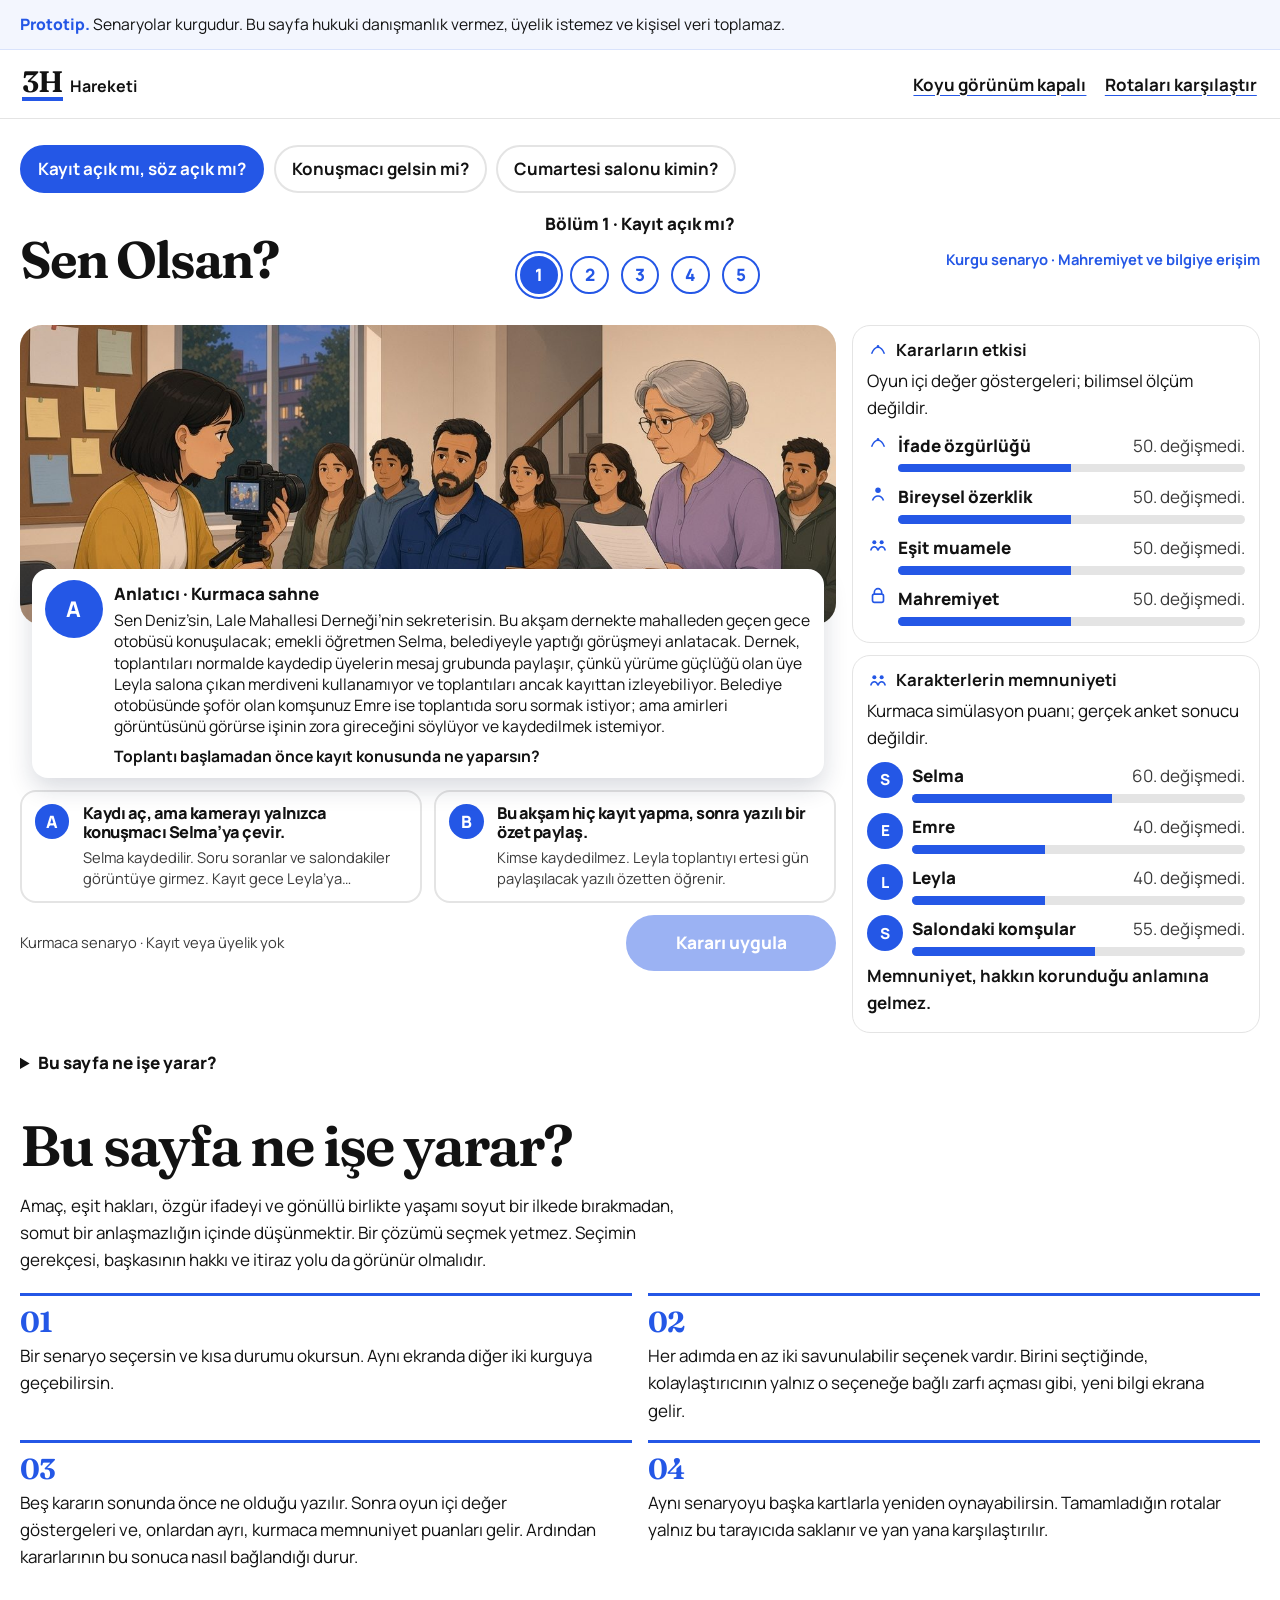
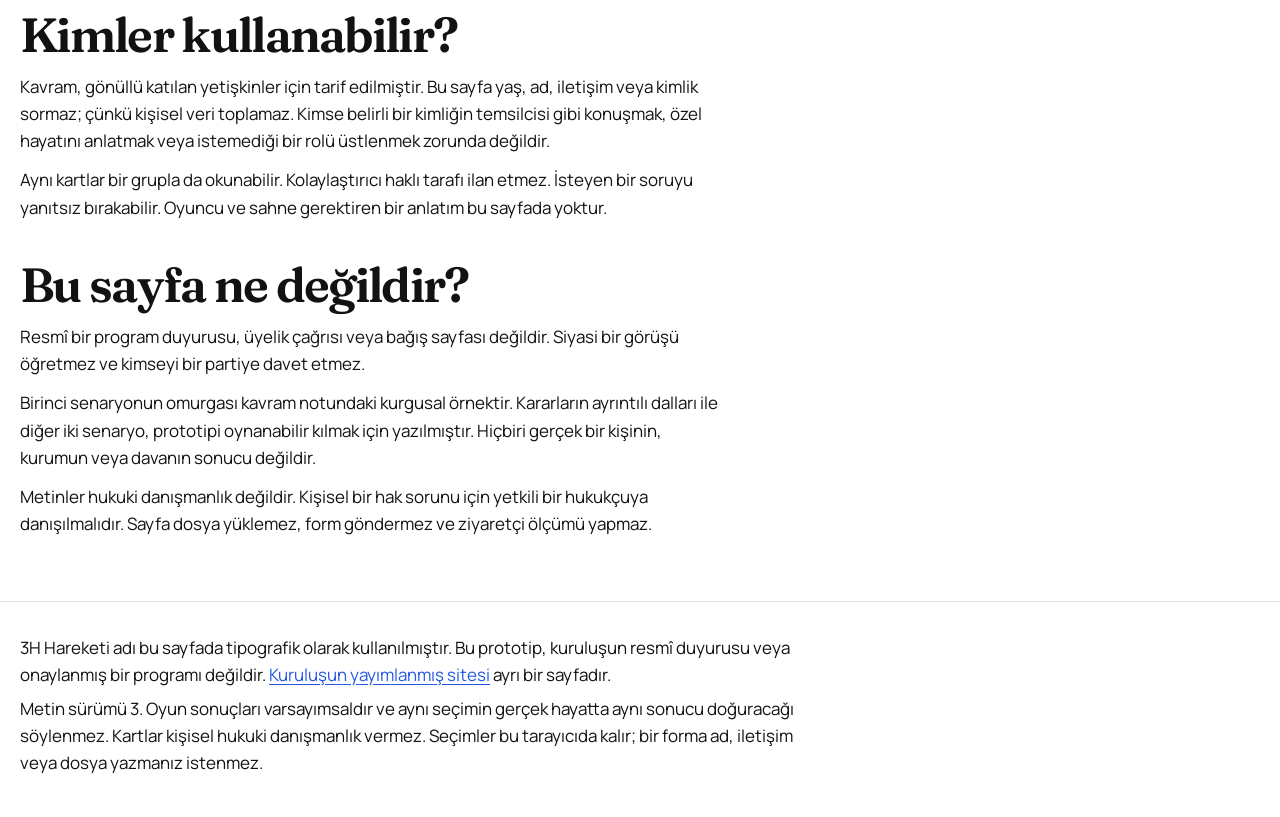
<file: index.html>
<!DOCTYPE html>
<html lang="tr">
<head>
  <meta charset="utf-8">
  <meta name="viewport" content="width=device-width, initial-scale=1">
  <meta name="color-scheme" content="light dark">
  <meta name="theme-color" content="#2457E6">
  <meta name="robots" content="noindex">
  <meta name="referrer" content="no-referrer">
  <meta http-equiv="Content-Security-Policy" content="default-src 'self'; style-src 'self'; img-src 'self' data:; font-src 'self'; script-src 'self'; connect-src 'none'; object-src 'none'; base-uri 'none'; form-action 'none'">
  <title>Sen Olsan? · 3H Hareketi prototipi</title>
  <meta name="description" content="3H Hareketi’nin Sen Olsan? kavramı için hazırlanmış kurgusal, oyuncusuz karar prototipi. Hukuki danışmanlık değildir.">
  <link rel="icon" href="assets/favicon.svg" type="image/svg+xml">
  <link rel="stylesheet" href="css/site.css">
  <script src="js/theme-init.js"></script>
</head>
<body>
  <a class="skip" href="#icerik">İçeriğe geç</a>
  <div id="live" class="sr-only" aria-live="polite"></div>
  <div id="app"></div>
  <noscript>
    <article class="fallback wrap">
      <p class="eyebrow">3H Hareketi · Prototip</p>
      <h1>Sen olsan ne yapardın?</h1>
      <p>Bu sayfa, gündelik bir hak anlaşmazlığında seçim yapıp aynı olayı başka bir yoldan denemek için hazırlanmış bir prototiptir. Olaylar kurgudur ve hukuki danışmanlık değildir.</p>
      <p>Oyunun dallanması bu tarayıcıda JavaScript ile çalışır. Sayfa bir sunucuya veri göndermez, dosya yüklemez ve üyelik istemez. JavaScript kapalıyken kartlar seçilemez.</p>
      <h2>Üç kurgu senaryo</h2>
      <p><strong>Kayıt açık mı, söz açık mı?</strong> Dernek sekreteri Deniz, evden izleyen üye Leyla’nın bilgi hakkı ile kaydedilmek istemeyen şoför Emre’nin mahremiyeti arasında karar verir.</p>
      <p><strong>Konuşmacı gelsin mi?</strong> Kulüp başkanı Ece, tartışmalı bir konuşmacının konuşma hakkı ile ona itiraz eden öğrencilerin itiraz hakkını birlikte korumaya çalışır.</p>
      <p><strong>Cumartesi salonu kimin?</strong> Rezervasyon sorumlusu Nilüfer, eski ve kalabalık bir takım ile yeni kurulan bir takım arasında salonu eşit dağıtmaya çalışır.</p>
    </article>
  </noscript>
  <script src="js/scenarios.js"></script>
  <script src="js/scores.js"></script>
  <script src="js/sahneler.js"></script>
  <script src="js/app.js"></script>
</body>
</html>
</file>
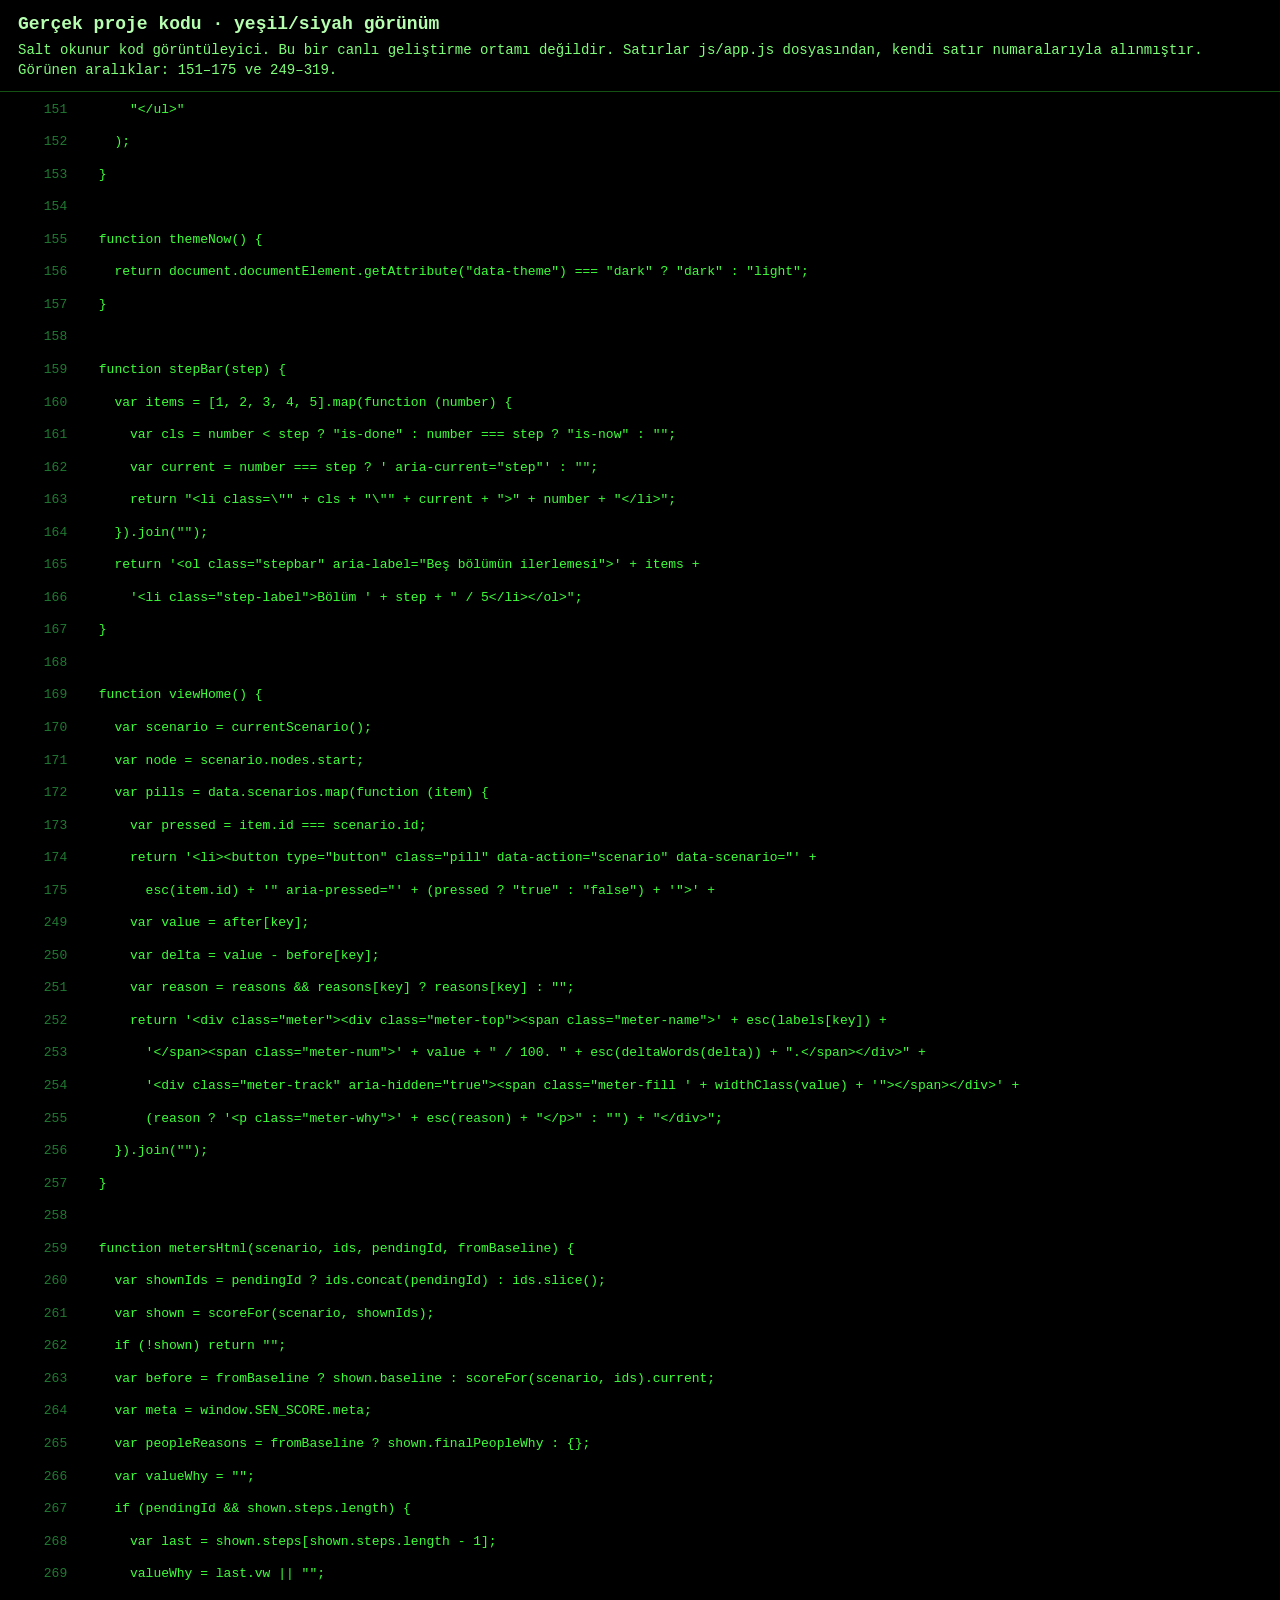
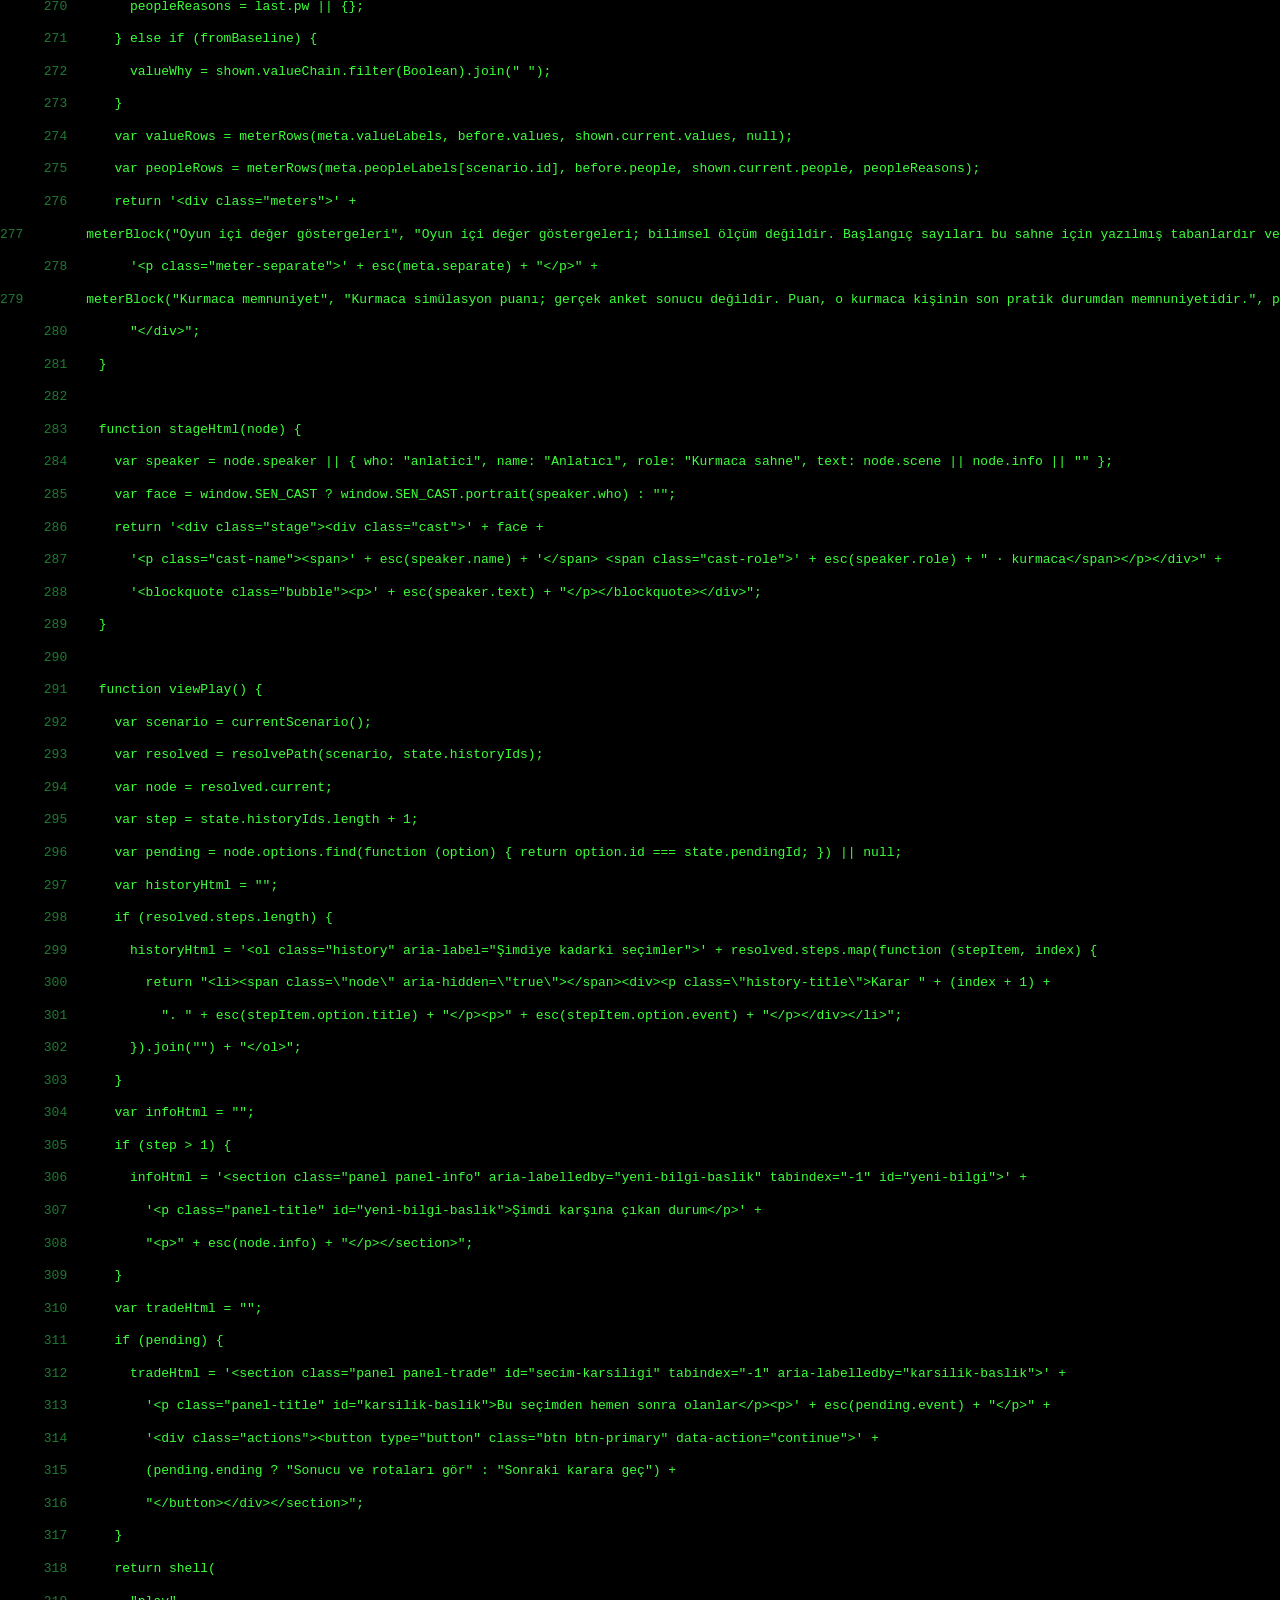
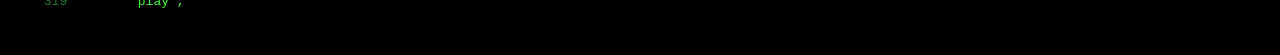
<file: kod.html>
<!DOCTYPE html>
<html lang="tr">
<head>
<meta charset="utf-8">
<meta name="viewport" content="width=device-width, initial-scale=1">
<title>Gerçek proje kodu · yeşil/siyah görünüm</title>
<style>
  body { margin:0; background:#000; color:#3dff3a; font-family: ui-monospace, "Cascadia Mono", "Segoe UI Mono", Consolas, monospace; }
  header { padding: 14px 18px 10px; border-bottom: 1px solid #145214; }
  h1 { font-size: 18px; font-weight: 650; margin: 0 0 6px; color:#b6ffb0; }
  p { margin: 0; color:#7dff78; font-size: 14px; line-height: 1.45; }
  pre { margin: 0; padding: 10px 0 28px; }
  .row { display: flex; min-height: 1.35em; }
  .ln { width: 4.2rem; text-align: right; padding-right: 1rem; color: #1f7a32; }
  .code { white-space: pre; }
</style>
</head>
<body>
<header>
  <h1>Gerçek proje kodu · yeşil/siyah görünüm</h1>
  <p>Salt okunur kod görüntüleyici. Bu bir canlı geliştirme ortamı değildir. Satırlar js/app.js dosyasından, kendi satır numaralarıyla alınmıştır. Görünen aralıklar: 151–175 ve 249–319.</p>
</header>
<pre>
<div class="row"><span class="ln">151</span><span class="code">      "&lt;/ul&gt;"</span></div>
<div class="row"><span class="ln">152</span><span class="code">    );</span></div>
<div class="row"><span class="ln">153</span><span class="code">  }</span></div>
<div class="row"><span class="ln">154</span><span class="code"> </span></div>
<div class="row"><span class="ln">155</span><span class="code">  function themeNow() {</span></div>
<div class="row"><span class="ln">156</span><span class="code">    return document.documentElement.getAttribute("data-theme") === "dark" ? "dark" : "light";</span></div>
<div class="row"><span class="ln">157</span><span class="code">  }</span></div>
<div class="row"><span class="ln">158</span><span class="code"> </span></div>
<div class="row"><span class="ln">159</span><span class="code">  function stepBar(step) {</span></div>
<div class="row"><span class="ln">160</span><span class="code">    var items = [1, 2, 3, 4, 5].map(function (number) {</span></div>
<div class="row"><span class="ln">161</span><span class="code">      var cls = number &lt; step ? "is-done" : number === step ? "is-now" : "";</span></div>
<div class="row"><span class="ln">162</span><span class="code">      var current = number === step ? ' aria-current="step"' : "";</span></div>
<div class="row"><span class="ln">163</span><span class="code">      return "&lt;li class=\"" + cls + "\"" + current + "&gt;" + number + "&lt;/li&gt;";</span></div>
<div class="row"><span class="ln">164</span><span class="code">    }).join("");</span></div>
<div class="row"><span class="ln">165</span><span class="code">    return '&lt;ol class="stepbar" aria-label="Beş bölümün ilerlemesi"&gt;' + items +</span></div>
<div class="row"><span class="ln">166</span><span class="code">      '&lt;li class="step-label"&gt;Bölüm ' + step + " / 5&lt;/li&gt;&lt;/ol&gt;";</span></div>
<div class="row"><span class="ln">167</span><span class="code">  }</span></div>
<div class="row"><span class="ln">168</span><span class="code"> </span></div>
<div class="row"><span class="ln">169</span><span class="code">  function viewHome() {</span></div>
<div class="row"><span class="ln">170</span><span class="code">    var scenario = currentScenario();</span></div>
<div class="row"><span class="ln">171</span><span class="code">    var node = scenario.nodes.start;</span></div>
<div class="row"><span class="ln">172</span><span class="code">    var pills = data.scenarios.map(function (item) {</span></div>
<div class="row"><span class="ln">173</span><span class="code">      var pressed = item.id === scenario.id;</span></div>
<div class="row"><span class="ln">174</span><span class="code">      return '&lt;li&gt;&lt;button type="button" class="pill" data-action="scenario" data-scenario="' +</span></div>
<div class="row"><span class="ln">175</span><span class="code">        esc(item.id) + '" aria-pressed="' + (pressed ? "true" : "false") + '"&gt;' +</span></div>
<div class="row"><span class="ln">249</span><span class="code">      var value = after[key];</span></div>
<div class="row"><span class="ln">250</span><span class="code">      var delta = value - before[key];</span></div>
<div class="row"><span class="ln">251</span><span class="code">      var reason = reasons &amp;&amp; reasons[key] ? reasons[key] : "";</span></div>
<div class="row"><span class="ln">252</span><span class="code">      return '&lt;div class="meter"&gt;&lt;div class="meter-top"&gt;&lt;span class="meter-name"&gt;' + esc(labels[key]) +</span></div>
<div class="row"><span class="ln">253</span><span class="code">        '&lt;/span&gt;&lt;span class="meter-num"&gt;' + value + " / 100. " + esc(deltaWords(delta)) + ".&lt;/span&gt;&lt;/div&gt;" +</span></div>
<div class="row"><span class="ln">254</span><span class="code">        '&lt;div class="meter-track" aria-hidden="true"&gt;&lt;span class="meter-fill ' + widthClass(value) + '"&gt;&lt;/span&gt;&lt;/div&gt;' +</span></div>
<div class="row"><span class="ln">255</span><span class="code">        (reason ? '&lt;p class="meter-why"&gt;' + esc(reason) + "&lt;/p&gt;" : "") + "&lt;/div&gt;";</span></div>
<div class="row"><span class="ln">256</span><span class="code">    }).join("");</span></div>
<div class="row"><span class="ln">257</span><span class="code">  }</span></div>
<div class="row"><span class="ln">258</span><span class="code"> </span></div>
<div class="row"><span class="ln">259</span><span class="code">  function metersHtml(scenario, ids, pendingId, fromBaseline) {</span></div>
<div class="row"><span class="ln">260</span><span class="code">    var shownIds = pendingId ? ids.concat(pendingId) : ids.slice();</span></div>
<div class="row"><span class="ln">261</span><span class="code">    var shown = scoreFor(scenario, shownIds);</span></div>
<div class="row"><span class="ln">262</span><span class="code">    if (!shown) return "";</span></div>
<div class="row"><span class="ln">263</span><span class="code">    var before = fromBaseline ? shown.baseline : scoreFor(scenario, ids).current;</span></div>
<div class="row"><span class="ln">264</span><span class="code">    var meta = window.SEN_SCORE.meta;</span></div>
<div class="row"><span class="ln">265</span><span class="code">    var peopleReasons = fromBaseline ? shown.finalPeopleWhy : {};</span></div>
<div class="row"><span class="ln">266</span><span class="code">    var valueWhy = "";</span></div>
<div class="row"><span class="ln">267</span><span class="code">    if (pendingId &amp;&amp; shown.steps.length) {</span></div>
<div class="row"><span class="ln">268</span><span class="code">      var last = shown.steps[shown.steps.length - 1];</span></div>
<div class="row"><span class="ln">269</span><span class="code">      valueWhy = last.vw || "";</span></div>
<div class="row"><span class="ln">270</span><span class="code">      peopleReasons = last.pw || {};</span></div>
<div class="row"><span class="ln">271</span><span class="code">    } else if (fromBaseline) {</span></div>
<div class="row"><span class="ln">272</span><span class="code">      valueWhy = shown.valueChain.filter(Boolean).join(" ");</span></div>
<div class="row"><span class="ln">273</span><span class="code">    }</span></div>
<div class="row"><span class="ln">274</span><span class="code">    var valueRows = meterRows(meta.valueLabels, before.values, shown.current.values, null);</span></div>
<div class="row"><span class="ln">275</span><span class="code">    var peopleRows = meterRows(meta.peopleLabels[scenario.id], before.people, shown.current.people, peopleReasons);</span></div>
<div class="row"><span class="ln">276</span><span class="code">    return '&lt;div class="meters"&gt;' +</span></div>
<div class="row"><span class="ln">277</span><span class="code">      meterBlock("Oyun içi değer göstergeleri", "Oyun içi değer göstergeleri; bilimsel ölçüm değildir. Başlangıç sayıları bu sahne için yazılmış tabanlardır ve 5’in katlarıdır.", valueRows + (valueWhy ? '&lt;p class="meter-why"&gt;' + esc(valueWhy) + "&lt;/p&gt;" : "")) +</span></div>
<div class="row"><span class="ln">278</span><span class="code">      '&lt;p class="meter-separate"&gt;' + esc(meta.separate) + "&lt;/p&gt;" +</span></div>
<div class="row"><span class="ln">279</span><span class="code">      meterBlock("Kurmaca memnuniyet", "Kurmaca simülasyon puanı; gerçek anket sonucu değildir. Puan, o kurmaca kişinin son pratik durumdan memnuniyetidir.", peopleRows) +</span></div>
<div class="row"><span class="ln">280</span><span class="code">      "&lt;/div&gt;";</span></div>
<div class="row"><span class="ln">281</span><span class="code">  }</span></div>
<div class="row"><span class="ln">282</span><span class="code"> </span></div>
<div class="row"><span class="ln">283</span><span class="code">  function stageHtml(node) {</span></div>
<div class="row"><span class="ln">284</span><span class="code">    var speaker = node.speaker || { who: "anlatici", name: "Anlatıcı", role: "Kurmaca sahne", text: node.scene || node.info || "" };</span></div>
<div class="row"><span class="ln">285</span><span class="code">    var face = window.SEN_CAST ? window.SEN_CAST.portrait(speaker.who) : "";</span></div>
<div class="row"><span class="ln">286</span><span class="code">    return '&lt;div class="stage"&gt;&lt;div class="cast"&gt;' + face +</span></div>
<div class="row"><span class="ln">287</span><span class="code">      '&lt;p class="cast-name"&gt;&lt;span&gt;' + esc(speaker.name) + '&lt;/span&gt; &lt;span class="cast-role"&gt;' + esc(speaker.role) + " · kurmaca&lt;/span&gt;&lt;/p&gt;&lt;/div&gt;" +</span></div>
<div class="row"><span class="ln">288</span><span class="code">      '&lt;blockquote class="bubble"&gt;&lt;p&gt;' + esc(speaker.text) + "&lt;/p&gt;&lt;/blockquote&gt;&lt;/div&gt;";</span></div>
<div class="row"><span class="ln">289</span><span class="code">  }</span></div>
<div class="row"><span class="ln">290</span><span class="code"> </span></div>
<div class="row"><span class="ln">291</span><span class="code">  function viewPlay() {</span></div>
<div class="row"><span class="ln">292</span><span class="code">    var scenario = currentScenario();</span></div>
<div class="row"><span class="ln">293</span><span class="code">    var resolved = resolvePath(scenario, state.historyIds);</span></div>
<div class="row"><span class="ln">294</span><span class="code">    var node = resolved.current;</span></div>
<div class="row"><span class="ln">295</span><span class="code">    var step = state.historyIds.length + 1;</span></div>
<div class="row"><span class="ln">296</span><span class="code">    var pending = node.options.find(function (option) { return option.id === state.pendingId; }) || null;</span></div>
<div class="row"><span class="ln">297</span><span class="code">    var historyHtml = "";</span></div>
<div class="row"><span class="ln">298</span><span class="code">    if (resolved.steps.length) {</span></div>
<div class="row"><span class="ln">299</span><span class="code">      historyHtml = '&lt;ol class="history" aria-label="Şimdiye kadarki seçimler"&gt;' + resolved.steps.map(function (stepItem, index) {</span></div>
<div class="row"><span class="ln">300</span><span class="code">        return "&lt;li&gt;&lt;span class=\"node\" aria-hidden=\"true\"&gt;&lt;/span&gt;&lt;div&gt;&lt;p class=\"history-title\"&gt;Karar " + (index + 1) +</span></div>
<div class="row"><span class="ln">301</span><span class="code">          ". " + esc(stepItem.option.title) + "&lt;/p&gt;&lt;p&gt;" + esc(stepItem.option.event) + "&lt;/p&gt;&lt;/div&gt;&lt;/li&gt;";</span></div>
<div class="row"><span class="ln">302</span><span class="code">      }).join("") + "&lt;/ol&gt;";</span></div>
<div class="row"><span class="ln">303</span><span class="code">    }</span></div>
<div class="row"><span class="ln">304</span><span class="code">    var infoHtml = "";</span></div>
<div class="row"><span class="ln">305</span><span class="code">    if (step &gt; 1) {</span></div>
<div class="row"><span class="ln">306</span><span class="code">      infoHtml = '&lt;section class="panel panel-info" aria-labelledby="yeni-bilgi-baslik" tabindex="-1" id="yeni-bilgi"&gt;' +</span></div>
<div class="row"><span class="ln">307</span><span class="code">        '&lt;p class="panel-title" id="yeni-bilgi-baslik"&gt;Şimdi karşına çıkan durum&lt;/p&gt;' +</span></div>
<div class="row"><span class="ln">308</span><span class="code">        "&lt;p&gt;" + esc(node.info) + "&lt;/p&gt;&lt;/section&gt;";</span></div>
<div class="row"><span class="ln">309</span><span class="code">    }</span></div>
<div class="row"><span class="ln">310</span><span class="code">    var tradeHtml = "";</span></div>
<div class="row"><span class="ln">311</span><span class="code">    if (pending) {</span></div>
<div class="row"><span class="ln">312</span><span class="code">      tradeHtml = '&lt;section class="panel panel-trade" id="secim-karsiligi" tabindex="-1" aria-labelledby="karsilik-baslik"&gt;' +</span></div>
<div class="row"><span class="ln">313</span><span class="code">        '&lt;p class="panel-title" id="karsilik-baslik"&gt;Bu seçimden hemen sonra olanlar&lt;/p&gt;&lt;p&gt;' + esc(pending.event) + "&lt;/p&gt;" +</span></div>
<div class="row"><span class="ln">314</span><span class="code">        '&lt;div class="actions"&gt;&lt;button type="button" class="btn btn-primary" data-action="continue"&gt;' +</span></div>
<div class="row"><span class="ln">315</span><span class="code">        (pending.ending ? "Sonucu ve rotaları gör" : "Sonraki karara geç") +</span></div>
<div class="row"><span class="ln">316</span><span class="code">        "&lt;/button&gt;&lt;/div&gt;&lt;/section&gt;";</span></div>
<div class="row"><span class="ln">317</span><span class="code">    }</span></div>
<div class="row"><span class="ln">318</span><span class="code">    return shell(</span></div>
<div class="row"><span class="ln">319</span><span class="code">      "play",</span></div>
</pre>
</body>
</html>
</file>
<file: css/site.css>
@font-face {
  font-family: "Fraunces";
  font-style: normal;
  font-weight: 100 900;
  font-display: swap;
  src: url("../assets/fonts/fraunces-latin-ext.woff2") format("woff2");
  unicode-range: U+0100-02BA, U+02BD-02C5, U+02C7-02CC, U+02CE-02D7, U+02DD-02FF, U+0304, U+0308, U+0329, U+1D00-1DBF, U+1E00-1E9F, U+1EF2-1EFF, U+2020, U+20A0-20AB, U+20AD-20C0, U+2113, U+2C60-2C7F, U+A720-A7FF;
}
@font-face {
  font-family: "Fraunces";
  font-style: normal;
  font-weight: 100 900;
  font-display: swap;
  src: url("../assets/fonts/fraunces-latin.woff2") format("woff2");
  unicode-range: U+0000-00FF, U+0131, U+0152-0153, U+02BB-02BC, U+02C6, U+02DA, U+02DC, U+0304, U+0308, U+0329, U+2000-206F, U+20AC, U+2122, U+2191, U+2193, U+2212, U+2215, U+FEFF, U+FFFD;
}
@font-face {
  font-family: "Manrope";
  font-style: normal;
  font-weight: 400;
  font-display: swap;
  src: url("../assets/fonts/manrope-latin-ext-400.woff2") format("woff2");
  unicode-range: U+0100-02BA, U+02BD-02C5, U+02C7-02CC, U+02CE-02D7, U+02DD-02FF, U+0304, U+0308, U+0329, U+1D00-1DBF, U+1E00-1E9F, U+1EF2-1EFF, U+2020, U+20A0-20AB, U+20AD-20C0, U+2113, U+2C60-2C7F, U+A720-A7FF;
}
@font-face {
  font-family: "Manrope";
  font-style: normal;
  font-weight: 400;
  font-display: swap;
  src: url("../assets/fonts/manrope-latin-400.woff2") format("woff2");
  unicode-range: U+0000-00FF, U+0131, U+0152-0153, U+02BB-02BC, U+02C6, U+02DA, U+02DC, U+0304, U+0308, U+0329, U+2000-206F, U+20AC, U+2122, U+2191, U+2193, U+2212, U+2215, U+FEFF, U+FFFD;
}
@font-face {
  font-family: "Manrope";
  font-style: normal;
  font-weight: 500;
  font-display: swap;
  src: url("../assets/fonts/manrope-latin-ext-500.woff2") format("woff2");
  unicode-range: U+0100-02BA, U+02BD-02C5, U+02C7-02CC, U+02CE-02D7, U+02DD-02FF, U+0304, U+0308, U+0329, U+1D00-1DBF, U+1E00-1E9F, U+1EF2-1EFF, U+2020, U+20A0-20AB, U+20AD-20C0, U+2113, U+2C60-2C7F, U+A720-A7FF;
}
@font-face {
  font-family: "Manrope";
  font-style: normal;
  font-weight: 500;
  font-display: swap;
  src: url("../assets/fonts/manrope-latin-500.woff2") format("woff2");
  unicode-range: U+0000-00FF, U+0131, U+0152-0153, U+02BB-02BC, U+02C6, U+02DA, U+02DC, U+0304, U+0308, U+0329, U+2000-206F, U+20AC, U+2122, U+2191, U+2193, U+2212, U+2215, U+FEFF, U+FFFD;
}
@font-face {
  font-family: "Manrope";
  font-style: normal;
  font-weight: 600;
  font-display: swap;
  src: url("../assets/fonts/manrope-latin-ext-600.woff2") format("woff2");
  unicode-range: U+0100-02BA, U+02BD-02C5, U+02C7-02CC, U+02CE-02D7, U+02DD-02FF, U+0304, U+0308, U+0329, U+1D00-1DBF, U+1E00-1E9F, U+1EF2-1EFF, U+2020, U+20A0-20AB, U+20AD-20C0, U+2113, U+2C60-2C7F, U+A720-A7FF;
}
@font-face {
  font-family: "Manrope";
  font-style: normal;
  font-weight: 600;
  font-display: swap;
  src: url("../assets/fonts/manrope-latin-600.woff2") format("woff2");
  unicode-range: U+0000-00FF, U+0131, U+0152-0153, U+02BB-02BC, U+02C6, U+02DA, U+02DC, U+0304, U+0308, U+0329, U+2000-206F, U+20AC, U+2122, U+2191, U+2193, U+2212, U+2215, U+FEFF, U+FFFD;
}
@font-face {
  font-family: "Manrope";
  font-style: normal;
  font-weight: 700;
  font-display: swap;
  src: url("../assets/fonts/manrope-latin-ext-700.woff2") format("woff2");
  unicode-range: U+0100-02BA, U+02BD-02C5, U+02C7-02CC, U+02CE-02D7, U+02DD-02FF, U+0304, U+0308, U+0329, U+1D00-1DBF, U+1E00-1E9F, U+1EF2-1EFF, U+2020, U+20A0-20AB, U+20AD-20C0, U+2113, U+2C60-2C7F, U+A720-A7FF;
}
@font-face {
  font-family: "Manrope";
  font-style: normal;
  font-weight: 700;
  font-display: swap;
  src: url("../assets/fonts/manrope-latin-700.woff2") format("woff2");
  unicode-range: U+0000-00FF, U+0131, U+0152-0153, U+02BB-02BC, U+02C6, U+02DA, U+02DC, U+0304, U+0308, U+0329, U+2000-206F, U+20AC, U+2122, U+2191, U+2193, U+2212, U+2215, U+FEFF, U+FFFD;
}
@font-face {
  font-family: "Manrope";
  font-style: normal;
  font-weight: 800;
  font-display: swap;
  src: url("../assets/fonts/manrope-latin-ext-800.woff2") format("woff2");
  unicode-range: U+0100-02BA, U+02BD-02C5, U+02C7-02CC, U+02CE-02D7, U+02DD-02FF, U+0304, U+0308, U+0329, U+1D00-1DBF, U+1E00-1E9F, U+1EF2-1EFF, U+2020, U+20A0-20AB, U+20AD-20C0, U+2113, U+2C60-2C7F, U+A720-A7FF;
}
@font-face {
  font-family: "Manrope";
  font-style: normal;
  font-weight: 800;
  font-display: swap;
  src: url("../assets/fonts/manrope-latin-800.woff2") format("woff2");
  unicode-range: U+0000-00FF, U+0131, U+0152-0153, U+02BB-02BC, U+02C6, U+02DA, U+02DC, U+0304, U+0308, U+0329, U+2000-206F, U+20AC, U+2122, U+2191, U+2193, U+2212, U+2215, U+FEFF, U+FFFD;
}

:root {
  --bg: #ffffff;
  --ink: #121212;
  --muted: #3a3a3a;
  --line: #e4e4e4;
  --card: #ffffff;
  --cobalt: #2457e6;
  --cobalt-deep: #1d46c4;
  --cobalt-text: #2457e6;
  --cobalt-soft: #f3f6fe;
  --cobalt-ring: #d9e3fc;
  --on-cobalt: #ffffff;
  --focus: #2457e6;
  --meter: #2457e6;
  --mark: #2457e6;
  --link-hover: #1d46c4;
  --radius: 18px;
  --header: 4.25rem;
  color-scheme: light;
}

:root[data-theme="dark"] {
  --bg: #0e1730;
  --ink: #f4f7ff;
  --muted: #d5def0;
  --line: #31466f;
  --card: #15233f;
  --cobalt: #2457e6;
  --cobalt-deep: #1d46c4;
  --cobalt-text: #b9cbff;
  --cobalt-soft: #1a2c4f;
  --cobalt-ring: #3d5ccc;
  --on-cobalt: #ffffff;
  --focus: #b9cbff;
  --meter: #9db4ff;
  --mark: #9db4ff;
  --link-hover: #dce6ff;
  color-scheme: dark;
}

*,
*::before,
*::after { box-sizing: border-box; }

html {
  background: var(--bg);
  color: var(--ink);
  scroll-behavior: smooth;
}

body {
  margin: 0;
  background: var(--bg);
  color: var(--ink);
  font-family: "Manrope", "Segoe UI", sans-serif;
  font-size: 1.0625rem;
  line-height: 1.6;
  text-rendering: optimizeLegibility;
}

img, svg { max-width: 100%; }

button,
input,
textarea { font: inherit; color: inherit; }

button {
  cursor: pointer;
  touch-action: manipulation;
  -webkit-tap-highlight-color: rgba(36, 87, 230, 0.2);
}

a {
  color: var(--cobalt-text);
  text-underline-offset: 0.18em;
}

a:hover { color: var(--link-hover); }

:focus { outline: none; }

:focus-visible {
  outline: 3px solid var(--focus);
  outline-offset: 3px;
}

.btn-primary:focus-visible,
.pill[aria-pressed="true"]:focus-visible,
.choice-key:focus-visible {
  outline: 3px solid var(--focus);
  outline-offset: 4px;
  box-shadow: 0 0 0 2px var(--bg);
}

.skip {
  position: absolute;
  left: 1rem;
  top: -8rem;
  z-index: 30;
  background: var(--cobalt);
  color: var(--on-cobalt);
  padding: 0.7rem 1rem;
  border-radius: 999px;
  text-decoration: none;
  font-weight: 700;
}

.skip:focus { top: 0.75rem; }

.sr-only {
  position: absolute;
  width: 1px;
  height: 1px;
  padding: 0;
  margin: -1px;
  overflow: hidden;
  clip: rect(0, 0, 0, 0);
  white-space: nowrap;
  border: 0;
}

.banner {
  margin: 0;
  padding: 0.75rem 1.25rem;
  background: var(--cobalt-soft);
  color: var(--ink);
  border-bottom: 1px solid var(--cobalt-ring);
  font-size: 0.98rem;
}

.banner strong { color: var(--cobalt-text); font-weight: 800; }

.wrap {
  width: min(1240px, calc(100% - 1.5rem));
  margin-inline: auto;
}

.board {
  display: grid;
  grid-template-columns: minmax(0, 2fr) minmax(260px, 1fr);
  gap: 0.9rem 1rem;
  align-items: start;
}
.board-head {
  grid-column: 1 / -1;
  display: grid;
  grid-template-columns: 1fr auto 1fr;
  gap: 0.6rem;
  align-items: center;
}
.game-title {
  margin: 0;
  font-family: "Fraunces", Georgia, serif;
  font-weight: 650;
  font-size: clamp(2.4rem, 4vw, 3.6rem);
  letter-spacing: -0.04em;
  line-height: 0.95;
}
.chapter { text-align: center; }
.chapter-label { margin: 0 0 0.35rem; font-weight: 800; }
.chapter .stepbar { justify-content: center; }
.chapter .step-label { position: absolute; width: 1px; height: 1px; overflow: hidden; clip: rect(0,0,0,0); }
.board-kicker { margin: 0; justify-self: end; color: var(--cobalt-text); font-weight: 700; font-size: 0.92rem; text-align: right; }
.scene-frame {
  position: relative;
  border-radius: 22px;
  overflow: hidden;
  background: #d7c4a8;
  height: min(42vh, 380px);
  min-height: 260px;
}
.scene-photo {
  display: block;
  width: 100%;
  height: 100%;
  object-fit: cover;
  object-position: center 22%;
}
.speech {
  position: absolute;
  left: 12px;
  right: 12px;
  bottom: 12px;
  display: flex;
  gap: 0.7rem;
  align-items: flex-start;
  max-height: 42%;
  overflow: auto;
  padding: 0.7rem 0.8rem;
  border-radius: 16px;
  background: #ffffff;
  color: #121212;
  box-shadow: 0 10px 24px rgba(16, 32, 64, 0.16);
}
.speech-face { width: 58px; height: 58px; flex: none; }
.initial {
  width: 100%;
  height: 100%;
  border-radius: 50%;
  display: grid;
  place-items: center;
  background: #2457e6;
  color: #ffffff;
  font-weight: 800;
  font-size: 1.35rem;
  line-height: 1;
}
.speech-who { margin: 0; font-weight: 800; }
.speech-text { margin: 0.2rem 0 0; font-size: 0.98rem; line-height: 1.35; }
.stage-col { min-width: 0; }
.dock .choices { margin-top: 0.75rem; }
.dock .choice { padding: 0.75rem 0.8rem; border-radius: 16px; }
.dock .choice-title { font-family: "Manrope", sans-serif; font-size: 1.02rem; font-weight: 800; }
.dock .choice-body {
  font-size: 0.92rem;
  color: var(--muted);
  display: -webkit-box;
  -webkit-line-clamp: 2;
  -webkit-box-orient: vertical;
  overflow: hidden;
}
.meter-num { white-space: nowrap; }
.event-strip { margin-top: 0.7rem; }
.confirm-row {
  display: flex;
  justify-content: space-between;
  align-items: center;
  gap: 0.8rem;
  margin-top: 0.75rem;
}
.fine { margin: 0; color: var(--muted); font-size: 0.92rem; }
.btn-confirm { min-width: 210px; min-height: 52px; border-radius: 14px; font-size: 1.08rem; }
.btn-confirm:disabled { opacity: 0.45; cursor: not-allowed; }
.hud { display: grid; gap: 0.75rem; }
.hud-card {
  background: var(--card);
  border: 1px solid var(--line);
  border-radius: 18px;
  padding: 0.85rem 0.9rem 1rem;
}
.hud-title {
  display: flex;
  align-items: center;
  gap: 0.4rem;
  margin: 0 0 0.35rem;
  font-family: "Manrope", sans-serif;
  font-size: 1.05rem;
  letter-spacing: 0;
}
.hud-icon { width: 22px; height: 22px; display: block; }
.hud-row, .sat-row { display: flex; gap: 0.55rem; align-items: flex-start; margin-top: 0.65rem; }
.hud-mid { flex: 1; min-width: 0; }
.sat-face { width: 36px; height: 36px; flex: none; }
.sat-face .initial { font-size: 0.95rem; }
.about { margin-top: 1rem; }
.about summary { font-weight: 800; cursor: pointer; }
:root[data-theme="dark"] .speech { background: #f4f7ff; color: #121212; }
:root[data-theme="dark"] .scene-frame { background: #1a2744; box-shadow: inset 0 0 0 1px #31466f; }
:root[data-theme="dark"] .scene-photo { filter: none; }

.site-header {
  position: sticky;
  top: 0;
  z-index: 20;
  background: var(--card);
  border-bottom: 1px solid var(--line);
}

.site-header .wrap {
  min-height: var(--header);
  display: flex;
  align-items: center;
  justify-content: space-between;
  gap: 1rem;
  padding: 0.6rem 0;
}

.site-header nav { display: flex; flex-wrap: wrap; gap: 0.75rem; align-items: center; }

.wordmark {
  display: inline-flex;
  align-items: baseline;
  gap: 0.45rem;
  padding: 0.3rem 0.15rem;
  background: transparent;
  border: 0;
  color: var(--ink);
}

.mark3 {
  font-family: "Fraunces", Georgia, serif;
  font-weight: 650;
  font-size: 1.85rem;
  letter-spacing: -0.04em;
  line-height: 1;
  border-bottom: 4px solid var(--mark);
}

.mark-rest {
  font-weight: 700;
  font-size: 1rem;
}

.header-link {
  background: transparent;
  border: 0;
  color: var(--ink);
  font-weight: 700;
  min-height: 48px;
  padding: 0.4rem 0.2rem;
  text-decoration: underline;
  text-decoration-color: var(--cobalt-text);
  text-underline-offset: 0.22em;
}

main { padding-bottom: 4rem; }

main:focus { outline: none; }

.hero { padding: 2.2rem 0 0.4rem; }

.eyebrow {
  margin: 0 0 0.8rem;
  color: var(--cobalt-text);
  font-weight: 800;
  letter-spacing: 0.01em;
}

.hero h1,
.display {
  font-family: "Fraunces", Georgia, serif;
  font-weight: 650;
  letter-spacing: -0.045em;
  line-height: 0.94;
  color: var(--ink);
  margin: 0;
  text-wrap: balance;
}

.hero h1 {
  font-size: clamp(3.1rem, 8.4vw, 6.4rem);
  max-width: 11ch;
}

.hero h1 .line {
  display: inline-block;
  border-bottom: 0.09em solid var(--mark);
  padding-bottom: 0.03em;
}

.lead {
  max-width: 68ch;
  font-size: 1.18rem;
  line-height: 1.55;
  margin: 1.3rem 0 0;
}

.lead + .lead { margin-top: 0.75rem; }

.switcher {
  display: flex;
  flex-wrap: wrap;
  gap: 0.6rem;
  margin: 1.6rem 0 1.1rem;
  padding: 0;
  list-style: none;
}

.pill {
  min-height: 48px;
  padding: 0.65rem 1rem;
  border-radius: 999px;
  border: 2px solid var(--line);
  background: var(--card);
  color: var(--ink);
  font-weight: 700;
  text-align: left;
  line-height: 1.3;
}

.pill[aria-pressed="true"] {
  background: var(--cobalt);
  border-color: var(--cobalt-text);
  color: var(--on-cobalt);
}

.pill:hover { border-color: var(--cobalt-text); }

.badge {
  display: inline-block;
  margin: 0 0 0.8rem;
  color: var(--cobalt-text);
  font-weight: 800;
}

.scene {
  max-width: 70ch;
  margin: 0 0 0.85rem;
  padding-left: 1rem;
  border-left: 4px solid var(--mark);
}

.rights {
  max-width: 70ch;
  color: var(--muted);
  margin: 0 0 1.2rem;
}

h2, .question {
  font-family: "Fraunces", Georgia, serif;
  font-weight: 620;
  letter-spacing: -0.035em;
  line-height: 1.08;
  color: var(--ink);
  text-wrap: balance;
}

.play-question,
.section-title {
  font-size: clamp(2.05rem, 4.6vw, 3.55rem);
  margin: 0 0 1rem;
  max-width: 18em;
}

.choices {
  display: grid;
  gap: 0.8rem;
  margin: 0;
  padding: 0;
  list-style: none;
}

.choices.cols-2 { grid-template-columns: 1fr; }
.choices.cols-3 { grid-template-columns: 1fr; }

@media (min-width: 860px) {
  .choices.cols-2 { grid-template-columns: 1fr 1fr; }
  .choices.cols-3 { grid-template-columns: 1fr 1fr 1fr; }
}

.choice {
  display: grid;
  grid-template-columns: auto 1fr;
  column-gap: 0.85rem;
  row-gap: 0.35rem;
  width: 100%;
  min-height: 48px;
  padding: 1.05rem 1.05rem 1.1rem;
  border-radius: var(--radius);
  border: 2px solid var(--line);
  background: var(--card);
  color: var(--ink);
  text-align: left;
}

.choice:hover { border-color: var(--cobalt-text); }

.choice.is-selected {
  border-color: var(--cobalt-text);
  background: var(--cobalt-soft);
}

.choice-key {
  grid-row: 1 / span 2;
  width: 2.15rem;
  height: 2.15rem;
  display: grid;
  place-items: center;
  border-radius: 999px;
  background: var(--cobalt);
  color: var(--on-cobalt);
  font-weight: 800;
  align-self: start;
}

.choice-title {
  font-family: "Fraunces", Georgia, serif;
  font-weight: 620;
  font-size: 1.48rem;
  letter-spacing: -0.03em;
  line-height: 1.12;
}

.choice-body {
  margin: 0;
  color: var(--ink);
  line-height: 1.45;
}

.chosen-flag {
  grid-column: 2;
  color: var(--cobalt-text);
  font-weight: 800;
}

.hint {
  max-width: 68ch;
  color: var(--muted);
  margin: 0.9rem 0 0;
}

.panel {
  margin: 1rem 0 0;
  padding: 1rem 1.1rem 1.05rem;
  border-radius: var(--radius);
  max-width: 74ch;
}

.panel-info {
  background: var(--cobalt-soft);
  border-left: 6px solid var(--mark);
}

.panel-trade {
  background: var(--card);
  border: 2px solid var(--mark);
}

.panel h2,
.panel-title {
  margin: 0 0 0.45rem;
  font-family: "Manrope", sans-serif;
  font-weight: 800;
  font-size: 1.05rem;
  letter-spacing: 0;
  color: var(--cobalt-text);
  line-height: 1.35;
}

.panel p { margin: 0.4rem 0 0; }
.panel p:first-of-type { margin-top: 0; }

.stepbar {
  display: flex;
  align-items: center;
  gap: 0.75rem;
  margin: 1.15rem 0 1rem;
  padding: 0;
  list-style: none;
}

.stepbar li {
  width: 2.4rem;
  height: 2.4rem;
  border-radius: 999px;
  display: grid;
  place-items: center;
  border: 2px solid var(--mark);
  color: var(--cobalt-text);
  font-weight: 800;
  background: var(--card);
}

.stepbar li.is-done,
.stepbar li.is-now {
  background: var(--cobalt);
  color: var(--on-cobalt);
}

.stepbar li.is-now {
  outline: 2px solid var(--mark);
  outline-offset: 3px;
}

#yeni-bilgi,
#secim-karsiligi,
h1,
.play-question {
  scroll-margin-top: 5.5rem;
}

.stepbar .step-label {
  width: auto;
  height: auto;
  border: 0;
  border-radius: 0;
  background: transparent;
  color: var(--ink);
  font-weight: 700;
  display: block;
}

.kicker-row {
  display: flex;
  flex-wrap: wrap;
  gap: 0.4rem 0.8rem;
  align-items: baseline;
  margin-bottom: 0.35rem;
}

.kicker {
  margin: 0;
  font-weight: 800;
}

.history {
  list-style: none;
  margin: 0 0 1.1rem;
  padding: 0;
  max-width: 74ch;
}

.history li {
  position: relative;
  display: block;
  margin: 0 0 0 0.4rem;
  padding: 0 0 0.95rem 1.15rem;
  border-left: 2px solid var(--mark);
}

.history li:last-child {
  border-left-color: transparent;
  padding-bottom: 0;
}

.node {
  position: absolute;
  left: -0.48rem;
  top: 0.28rem;
  width: 0.85rem;
  height: 0.85rem;
  border-radius: 999px;
  background: var(--cobalt);
}

.history-title,
.schema h3,
.history h3 {
  margin: 0;
  font-family: "Fraunces", Georgia, serif;
  font-size: 1.2rem;
  font-weight: 650;
  letter-spacing: -0.03em;
  line-height: 1.25;
}

.history p { margin: 0.2rem 0 0; }

.actions {
  display: flex;
  flex-wrap: wrap;
  gap: 0.65rem;
  margin-top: 1rem;
}

.btn {
  display: inline-flex;
  align-items: center;
  justify-content: center;
  min-height: 48px;
  padding: 0.75rem 1.15rem;
  border-radius: 999px;
  font-weight: 800;
  text-decoration: none;
  border: 2px solid transparent;
  text-align: center;
}

.btn-primary {
  background: var(--cobalt);
  border-color: var(--cobalt-text);
  color: var(--on-cobalt);
}

.btn-primary:hover {
  background: var(--cobalt-deep);
  border-color: var(--cobalt-deep);
  color: var(--on-cobalt);
}

.btn-ghost {
  background: var(--card);
  border-color: var(--ink);
  color: var(--ink);
}

.btn-ghost:hover {
  border-color: var(--cobalt-text);
  color: var(--cobalt-text);
}

.section { padding: 2.4rem 0 0; }

.section-intro {
  max-width: 68ch;
  margin-top: 0.4rem;
}

.explain {
  list-style: none;
  margin: 1.2rem 0 0;
  padding: 0;
  display: grid;
  gap: 1rem;
  counter-reset: item;
}

.explain li {
  margin: 0;
  padding-top: 0.75rem;
  border-top: 3px solid var(--mark);
}

.explain li::before {
  counter-increment: item;
  content: counter(item, decimal-leading-zero);
  display: block;
  color: var(--cobalt-text);
  font-family: "Fraunces", Georgia, serif;
  font-size: 1.8rem;
  font-weight: 650;
  letter-spacing: -0.04em;
  line-height: 1;
  margin-bottom: 0.35rem;
}

.explain p { margin: 0; max-width: 58ch; }

@media (min-width: 800px) {
  .explain { grid-template-columns: 1fr 1fr; }
}

.prose { max-width: 70ch; }
.prose p { margin: 0.75rem 0 0; }
.prose h2 { margin: 0; font-size: clamp(2rem, 4vw, 3rem); }

.questions {
  list-style: none;
  margin: 1rem 0 0;
  padding: 0;
  display: grid;
  gap: 0.8rem;
}

.fact-grid {
  display: grid;
  gap: 0.9rem;
  margin-top: 0.8rem;
}

@media (min-width: 840px) {
  .fact-grid { grid-template-columns: 1fr 1fr; }
}

.fact {
  margin: 0;
  padding-top: 0.7rem;
  border-top: 3px solid var(--mark);
}

.fact h3 {
  margin: 0 0 0.35rem;
  font-family: "Manrope", sans-serif;
  font-size: 1rem;
  font-weight: 800;
  letter-spacing: 0;
  color: var(--cobalt-text);
}

.fact p,
.fact li { margin: 0.3rem 0 0; }

.fact ul { margin: 0; padding-left: 1.1rem; }

.questions li {
  margin: 0;
  padding: 1rem 1rem 1rem 1rem;
  border-top: 3px solid var(--mark);
  font-family: "Fraunces", Georgia, serif;
  font-size: clamp(1.35rem, 2.4vw, 1.85rem);
  line-height: 1.25;
  letter-spacing: -0.03em;
}

.schema { list-style: none; margin: 0.8rem 0 0; padding: 0; }
.schema li {
  padding: 0.85rem 0;
  border-top: 1px solid var(--line);
  max-width: 74ch;
}
.schema p { margin: 0.25rem 0 0; }

.compare {
  display: grid;
  gap: 0.8rem;
  margin: 1rem 0 0;
  padding: 0;
  list-style: none;
}

@media (min-width: 800px) {
  .compare.two { grid-template-columns: 1fr 1fr; }
  .compare.many { grid-template-columns: 1fr 1fr; }
}

.route-card {
  border: 2px solid var(--line);
  border-radius: var(--radius);
  padding: 1rem;
  background: var(--card);
  min-width: 0;
}

.route-card.is-current { border-color: var(--cobalt-text); background: var(--cobalt-soft); }

.route-card h3 {
  font-family: "Fraunces", Georgia, serif;
  font-size: 1.55rem;
  line-height: 1.15;
  margin: 0.2rem 0 0.55rem;
  letter-spacing: -0.03em;
}

.route-index {
  color: var(--cobalt-text);
  font-weight: 800;
  margin: 0;
}

.route-card ol { margin: 0; padding-left: 1.15rem; }
.route-card li { margin: 0.25rem 0; }
.meta { color: var(--muted); font-size: 0.95rem; margin: 0.35rem 0; }

.site-footer {
  border-top: 1px solid var(--line);
  padding: 1.5rem 0 2.5rem;
}

.site-footer p { max-width: 78ch; margin: 0.45rem 0 0; }

.fallback { padding: 1.5rem 0 3rem; }
.fallback h1 {
  font-family: "Fraunces", Georgia, serif;
  font-size: clamp(2.4rem, 7vw, 4.5rem);
  line-height: 0.96;
  letter-spacing: -0.04em;
  max-width: 12ch;
}

.error-box {
  border: 2px solid var(--mark);
  padding: 1rem;
  border-radius: var(--radius);
  max-width: 70ch;
}

@media (max-width: 980px) {
  .board { grid-template-columns: 1fr; }
  .scene-frame { height: auto; aspect-ratio: 16 / 10; min-height: 0; }
  .scene-photo { object-fit: contain; object-position: center; background: #efe6d6; }
  .board-head { grid-template-columns: 1fr; }
  .board-kicker, .chapter { justify-self: start; text-align: left; }
  .confirm-row { flex-direction: column; align-items: stretch; }
  .btn-confirm { width: 100%; }
}
@media (max-width: 640px) {
  .site-header .wrap { align-items: flex-start; flex-direction: column; gap: 0.15rem; }
  .hero { padding-top: 1.4rem; }
  .hero h1 { font-size: 2.7rem; letter-spacing: -0.04em; }
  .choice-title { font-size: 1.32rem; }
}

@media (forced-colors: active) {
  .choice.is-selected,
  .route-card.is-current,
  .panel-info,
  .panel-trade {
    border: 2px solid ButtonText;
  }
  .choice-key,
  .btn-primary,
  .pill[aria-pressed="true"],
  .stepbar li.is-done,
  .stepbar li.is-now {
    background: ButtonText;
    color: ButtonFace;
  }
}

@media (prefers-reduced-motion: reduce) {
  html { scroll-behavior: auto; }
  *, *::before, *::after {
    animation: none !important;
    transition: none !important;
  }
}

.theme-toggle { text-align: left; }

.stage {
  display: grid;
  grid-template-columns: 5.5rem 1fr;
  gap: 0.9rem;
  align-items: start;
  margin: 0.6rem 0 1rem;
  max-width: 74ch;
}

.face { width: 5.5rem; height: 5.5rem; display: block; }

.cast-name { margin: 0.35rem 0 0; font-weight: 800; line-height: 1.3; }
.cast-role { display: block; font-weight: 600; color: var(--muted); font-size: 0.92rem; }

.bubble {
  margin: 0;
  padding: 0.9rem 1rem;
  border: 2px solid var(--mark);
  border-radius: 18px 18px 18px 6px;
  background: var(--cobalt-soft);
  color: var(--ink);
}

.bubble p { margin: 0; }

.dock { margin-top: 0.4rem; }

.meters { margin: 1.2rem 0; display: grid; gap: 1rem; }
.meter-block { max-width: 74ch; }
.meter-heading {
  margin: 0;
  font-family: "Manrope", sans-serif;
  font-size: 1.15rem;
  letter-spacing: 0;
  color: var(--ink);
}
.meter-note, .meter-separate, .meter-why { margin: 0.35rem 0 0; max-width: 74ch; }
.meter-separate { font-weight: 700; }
.meter { margin-top: 0.75rem; }
.meter-top { display: flex; justify-content: space-between; gap: 0.8rem; align-items: baseline; }
.meter-name { font-weight: 800; }
.meter-num { color: var(--muted); text-align: right; }
.meter-track {
  height: 0.55rem;
  margin-top: 0.3rem;
  background: var(--line);
  border-radius: 999px;
  overflow: hidden;
}
.meter-fill { display: block; height: 100%; background: var(--meter); width: 0; }
.w0{width:0%}.w5{width:5%}.w10{width:10%}.w15{width:15%}.w20{width:20%}.w25{width:25%}.w30{width:30%}.w35{width:35%}.w40{width:40%}.w45{width:45%}.w50{width:50%}.w55{width:55%}.w60{width:60%}.w65{width:65%}.w70{width:70%}.w75{width:75%}.w80{width:80%}.w85{width:85%}.w90{width:90%}.w95{width:95%}.w100{width:100%}

@media (prefers-reduced-motion: no-preference) {
  .meter-fill { transition: width 0.35s ease; }
}

@media (max-width: 640px) {
  .stage { grid-template-columns: 4.25rem 1fr; }
  .face { width: 4.25rem; height: 4.25rem; }
  .meter-top { flex-direction: column; align-items: flex-start; }
  .meter-num { text-align: left; }
}
.speech-question { margin-top: 0.55rem; }
/* v6: Diyalog kutusu metni kesmesin; sahnenin altına taşar ve tamamı okunur. */
.scene-frame { height: auto; min-height: 0; aspect-ratio: auto; overflow: visible; background: none; border-radius: 0; }
:root[data-theme="dark"] .scene-frame { background: none; box-shadow: none; }
.scene-photo { height: min(34vh, 300px); border-radius: 22px; }
.speech { position: relative; left: auto; right: auto; bottom: auto; max-height: none; overflow: visible; margin: -56px 12px 0; }
@media (max-width: 700px) {
  .scene-photo { height: auto; aspect-ratio: 16 / 10; }
  .speech { margin: -24px 6px 0; }
}

/* v7: Sahne görseli seçilen yola göre değişir. */
.scene-photo { background: #efe6d6; }
:root[data-theme="dark"] .scene-photo { background: #1a2744; }
.ending-figure { margin: 0.8rem 0 1.2rem; }
.ending-photo { width: 100%; height: auto; aspect-ratio: 16 / 9; object-fit: cover; border-radius: 22px; max-width: 980px; }
@media (prefers-reduced-motion: no-preference) {
  .scene-fade { animation: sahne-gecis 0.45s ease-out both; }
}
@keyframes sahne-gecis { from { opacity: 0; } to { opacity: 1; } }
</file>
